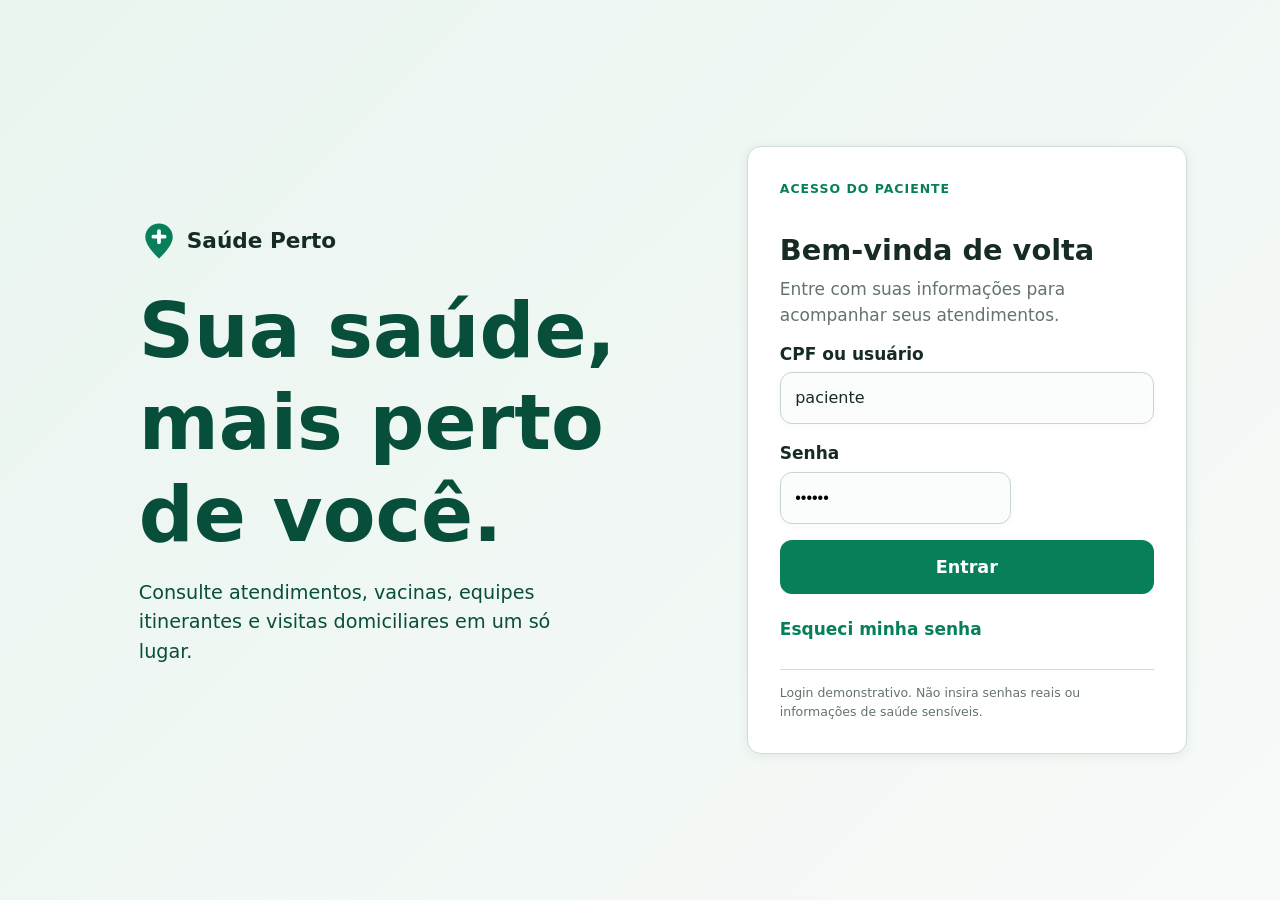
<file: index.html>
<!DOCTYPE html>
<html lang="pt-BR">
<head>
<meta charset="UTF-8">
<meta name="viewport" content="width=device-width, initial-scale=1">
<title>Início — Saúde Perto</title>
<meta name="description" content="Saúde Perto: a saúde pública mais próxima de quem precisa.">
<link rel="stylesheet" href="css/style.css">
<script src="js/storage.js" defer></script>
<script src="js/home.js" defer></script>
</head>
<body>
<a class="pular" href="#conteudo">Pular para o conteúdo</a>
<header class="topo no-print">
  <div class="topo-in">
    <a class="marca" href="index.html" aria-label="Saúde Perto, página inicial">
      <svg viewBox="0 0 32 32" width="34" height="34" aria-hidden="true"><path d="M16 2C9.9 2 5 6.8 5 12.8 5 20.5 16 30 16 30s11-9.500 11-17.200C27 6.800 22.100 2 16 2z" fill="#087F5B"/><path d="M16 8v9M11.500 12.500h9" stroke="#fff" stroke-width="3" stroke-linecap="round"/></svg>
      <span>Saúde Perto</span>
    </a>
    <button id="btn-menu" class="btn-menu" type="button" aria-expanded="false" aria-controls="menu">Menu</button>
    <nav id="menu" class="menu" aria-label="Principal">
      <a href="index.html" aria-current="page">Início</a>
      <a href="pages/agendar.html">Agendamentos</a>
      <a href="pages/vacinas.html">Vacinas</a>
      <a href="pages/radar.html">Radar de Unidades</a>
      <a href="pages/emergencia.html">Emergência</a>
      <a href="pages/domiciliar.html">Atendimento Domiciliar</a>
      <a href="pages/conta.html">Minha Conta</a>
      <button id="btn-sair" class="menu-sair" type="button">Sair</button>
    </nav>
    <button id="btn-modo" class="btn-modo" type="button" aria-pressed="false">Modo Conexão Fraca</button>
    <div class="usuario"><span class="avatar" aria-hidden="true">MO</span><span class="usuario-nome">Maria Oliveira<small>Usuária demonstrativa</small></span></div>
  </div>
</header>
<main id="conteudo" class="container">
  <section class="hero" aria-labelledby="t-hero">
    <div class="hero-texto">
      <p class="selo">Saúde pública mais próxima de quem precisa</p>
      <h1 id="t-hero">Cuide da sua saúde sem precisar perder viagem.</h1>
      <p class="sub">Organize seus atendimentos, acompanhe suas vacinas e saiba quando procurar sua unidade de saúde. Tudo em um só lugar.</p>
      <div class="acoes">
        <a class="btn btn-claro" href="pages/agendar.html">Agendar atendimento</a>
        <a class="btn btn-contorno" href="pages/vacinas.html">Consultar minhas vacinas</a>
      </div>
    </div>
    <svg class="hero-arte" viewBox="0 0 360 280" role="img" aria-label="Ilustração de uma comunidade rural conectada a uma unidade de saúde por uma estrada">
      <circle cx="285" cy="52" r="26" fill="#F4B740"/>
      <path d="M0 200 Q70 130 150 185 T360 150 V280 H0z" fill="#12A878"/>
      <path d="M0 230 Q110 170 220 220 T360 200 V280 H0z" fill="#0A6B50"/>
      <path d="M60 280 C110 235 170 245 205 205 S250 160 262 130" fill="none" stroke="#E8F5EF" stroke-width="12" stroke-linecap="round" stroke-dasharray="2 20"/>
      <g fill="#E8F5EF"><path d="M28 205h38v28H28z"/><path d="M22 207l25-20 25 20z" fill="#F4B740"/><path d="M80 225h30v22H80z"/><path d="M75 227l20-16 20 16z" fill="#F4B740"/></g>
      <g><rect x="238" y="95" width="60" height="42" rx="4" fill="#fff"/><path d="M268 102v28M254 116h28" stroke="#D94848" stroke-width="7" stroke-linecap="round"/></g>
      <path d="M268 40c-11 0-20 8.500-20 19 0 14 20 32 20 32s20-18 20-32c0-10.500-9-19-20-19z" fill="#fff"/><circle cx="268" cy="59" r="7" fill="#087F5B"/>
    </svg>
  </section>

  <section id="painel-resumo" aria-labelledby="t-resumo">
    <h2 id="t-resumo">Seu painel de acompanhamento</h2>
    <div class="grid-4">
      <article class="card"><h3>Próximo atendimento</h3><div id="card-atendimento"></div></article>
      <article class="card"><h3>Situação vacinal</h3><div id="card-vacinal"></div></article>
      <article class="card"><h3>Campanhas disponíveis</h3><div id="card-campanhas"></div></article>
      <article class="card"><h3>Distância da unidade</h3><div id="card-distancia"></div></article>
      <article class="card"><h3>Emergência online</h3><div id="card-emergencia"></div></article>
      <article class="card"><h3>Próxima visita domiciliar</h3><div id="card-domiciliar"></div></article>
    </div>
    <article class="card unidade-home" aria-labelledby="t-unidade-home">
      <div>
        <p class="tipo-unidade">Próxima unidade móvel na sua região</p>
        <h3 id="t-unidade-home">Radar itinerante</h3>
        <div id="card-unidade-movel"></div>
      </div>
      <a class="btn" href="pages/radar.html">Ver rota</a>
    </article>
  </section>

  <section aria-labelledby="t-alertas">
    <h2 id="t-alertas">Avisos para você</h2>
    <ul id="lista-alertas" class="alertas"></ul>
  </section>

  <section aria-labelledby="t-solucao">
    <h2 id="t-solucao">Como o Saúde Perto ajuda</h2>
    <div class="grid-3">
      <article class="card beneficio">
        <svg viewBox="0 0 24 24" width="32" height="32" fill="none" stroke="#087F5B" stroke-width="2" stroke-linecap="round" stroke-linejoin="round" aria-hidden="true"><rect x="3" y="5" width="18" height="16" rx="3"/><path d="M8 3v4M16 3v4M3 10h18"/></svg>
        <h3>Planejamento de atendimento</h3><p>Organize sua ida à unidade e saiba o que levar antes de sair de casa.</p>
      </article>
      <article class="card beneficio">
        <svg viewBox="0 0 24 24" width="32" height="32" fill="none" stroke="#087F5B" stroke-width="2" stroke-linecap="round" stroke-linejoin="round" aria-hidden="true"><path d="M12 3l8 3v6c0 5-3.500 8-8 9-4.500-1-8-4-8-9V6z"/><path d="M8.500 12l2.500 2.500 5-5"/></svg>
        <h3>Prevenção</h3><p>Acompanhe suas vacinas, reforços e campanhas disponíveis.</p>
      </article>
      <article class="card beneficio">
        <svg viewBox="0 0 24 24" width="32" height="32" fill="none" stroke="#087F5B" stroke-width="2" stroke-linecap="round" stroke-linejoin="round" aria-hidden="true"><path d="M2 9a15 15 0 0 1 20 0M5.500 12.500a10 10 0 0 1 13 0M9 16a5 5 0 0 1 6 0"/><circle cx="12" cy="19.500" r="1"/></svg>
        <h3>Acesso facilitado</h3><p>Consulte informações salvas neste aparelho mesmo em conexão limitada.</p>
      </article>
    </div>
  </section>
</main>
<footer class="rodape no-print">
  <p>Saúde Perto é um protótipo acadêmico (Global Solution 2026/2 · FIAP). Todos os dados são fictícios. Não há integração com o SUS e nenhum agendamento é confirmação real de unidade de saúde.</p>
</footer>
</body>
</html>
</file>
<file: css/style.css>
/* Saúde Perto — identidade visual, responsividade, Modo Conexão Fraca e impressão */
:root{--v:#087F5B;--v2:#12A878;--vc:#E8F5EF;--fundo:#F5F8F7;--branco:#fff;--txt:#172B25;--txt2:#64736D;--am:#F4B740;--verm:#D94848;--borda:#CFDDD6;--raio:14px;--sombra:0 2px 12px rgba(23,43,37,.08)}
*,*::before,*::after{box-sizing:border-box}
html{scroll-behavior:smooth}
body{margin:0;font:17px/1.55 "Segoe UI",system-ui,-apple-system,Roboto,Arial,sans-serif;color:var(--txt);background:var(--fundo)}
h1,h2,h3{line-height:1.2;margin:0 0 .5rem}
h1{font-size:clamp(1.7rem,4vw,2.3rem)}h2{font-size:1.45rem;margin-top:2.2rem}h3{font-size:1.1rem}
p{margin:0 0 .75rem}
a{color:var(--v)}
:focus-visible{outline:3px solid #1B5FD6;outline-offset:3px;border-radius:4px}
.container{max-width:1120px;margin:0 auto;padding:1.5rem 20px 3rem}
.pular{position:absolute;left:-999px;top:0;background:var(--txt);color:#fff;padding:.7rem 1rem;z-index:50}
.pular:focus{left:0}
.no-print{}
.vazio{color:var(--txt2);margin-bottom:.9rem}

/* Cabeçalho */
.topo{background:var(--branco);border-bottom:1px solid var(--borda);position:sticky;top:0;z-index:20}
.topo-in{max-width:1120px;margin:0 auto;padding:.6rem 20px;display:flex;align-items:center;gap:1rem;flex-wrap:wrap}
.marca{display:flex;align-items:center;gap:.5rem;text-decoration:none;color:var(--txt);font-weight:700;font-size:1.25rem}
.menu{display:flex;gap:.25rem;margin-right:auto;margin-left:1rem}
.menu a{padding:.65rem 1rem;border-radius:10px;text-decoration:none;color:var(--txt);font-weight:600}
.menu a:hover{background:var(--vc)}
.menu a[aria-current="page"]{background:var(--v);color:#fff}
.btn-menu{display:none;margin-left:auto}
.btn-modo{border:2px solid var(--v);background:#fff;color:var(--v);border-radius:999px;padding:.55rem 1rem;font:inherit;font-weight:600;cursor:pointer;min-height:44px}
.btn-modo:hover{background:var(--vc)}
.btn-modo.ativo{background:var(--v);color:#fff}
.usuario{display:flex;align-items:center;gap:.6rem}
.avatar{width:40px;height:40px;border-radius:50%;background:var(--vc);color:var(--v);display:grid;place-items:center;font-weight:700}
.usuario-nome{display:flex;flex-direction:column;font-weight:600;line-height:1.2}
.usuario-nome small{font-weight:400;color:var(--txt2)}

/* Botões */
.btn{display:inline-flex;align-items:center;justify-content:center;min-height:46px;padding:.65rem 1.2rem;border-radius:12px;border:2px solid var(--v);background:var(--v);color:#fff;font:inherit;font-weight:600;text-decoration:none;cursor:pointer;transition:background .15s,transform .15s}
.btn:hover{background:#066A4C;border-color:#066A4C}
.btn:active{transform:translateY(1px)}
.btn-sec{background:#fff;color:var(--v)}.btn-sec:hover{background:var(--vc);color:#066A4C}
.btn-perigo{background:#fff;color:#A42525;border-color:#A42525}.btn-perigo:hover{background:#FDE8E8;border-color:#A42525}
.btn-claro{background:#fff;color:#066A4C;border-color:#fff}.btn-claro:hover{background:var(--vc);border-color:var(--vc)}
.btn-contorno{background:transparent;color:#fff;border-color:#fff}.btn-contorno:hover{background:rgba(255,255,255,.16);border-color:#fff}
.btn-grande{width:100%;font-size:1.1rem;min-height:54px}
.acoes{display:flex;flex-wrap:wrap;gap:.75rem;margin-top:1rem}
.link{font-weight:600}

/* Hero */
.hero{display:grid;grid-template-columns:1.2fr .8fr;gap:1.5rem;align-items:center;background:linear-gradient(135deg,#087F5B,#066347);color:#fff;border-radius:22px;padding:2.5rem;animation:entrada .6s ease-out both}
.hero h1{font-size:clamp(1.9rem,4.5vw,2.8rem)}
.selo{display:inline-block;background:rgba(255,255,255,.16);border-radius:999px;padding:.3rem .9rem;font-weight:600;font-size:.95rem}
.sub{font-size:1.15rem;max-width:34rem}
.hero-arte{width:100%;height:auto;max-height:300px}
@keyframes entrada{from{opacity:0;transform:translateY(10px)}to{opacity:1;transform:none}}

/* Cards */
.card{background:var(--branco);border:1px solid var(--borda);border-radius:var(--raio);padding:1.25rem;box-shadow:var(--sombra)}
.grid-4{display:grid;grid-template-columns:repeat(4,1fr);gap:1rem}
.grid-3{display:grid;grid-template-columns:repeat(3,1fr);gap:1rem}
.destaque{font-size:1.9rem;font-weight:700;color:var(--v);line-height:1.15;margin-bottom:.6rem}
.destaque span{display:block;font-size:.95rem;font-weight:400;color:var(--txt2)}
.dados{margin:0 0 .75rem}
.dados div{display:flex;justify-content:space-between;gap:.75rem;padding:.35rem 0;border-bottom:1px dashed var(--borda)}
.dados dt{color:var(--txt2)}.dados dd{margin:0;font-weight:600;text-align:right}
.barra{height:10px;background:var(--vc);border-radius:999px;overflow:hidden;margin-bottom:.75rem;border:1px solid var(--borda)}
.barra span{display:block;height:100%;background:var(--v)}
.aviso-mini{font-size:.9rem;color:var(--txt2)}
.beneficio svg{margin-bottom:.5rem}
.faixa{background:#FFF6DD;border:1px solid var(--am);border-radius:10px;padding:.75rem 1rem}

/* Selos de status: nunca dependem só da cor (ícone + texto) */
.badge{display:inline-block;padding:.2rem .7rem;border-radius:999px;font-size:.88rem;font-weight:700;border:1.5px solid;white-space:nowrap}
.b-verde{background:#E8F5EF;color:#05583F;border-color:#087F5B}
.b-amarelo{background:#FFF3D6;color:#6B4A00;border-color:#C48A00}
.b-vermelho{background:#FDE8E8;color:#8F1D1D;border-color:#D94848}
.b-cinza{background:#EFF2F1;color:#52615B;border-color:#98A59F}

/* Alertas */
.alertas{list-style:none;margin:0;padding:0;display:grid;gap:.6rem}
.alerta{display:flex;flex-wrap:wrap;align-items:center;gap:.6rem 1rem;background:#fff;border:1px solid var(--borda);border-left:6px solid var(--v);border-radius:12px;padding:.8rem 1rem}
.alerta.n-amarelo{border-left-color:var(--am)}.alerta.n-vermelho{border-left-color:var(--verm)}
.alerta-texto{flex:1 1 280px}

.btn-secundario{box-shadow:none}
.cancelamento-sucesso{background:#EEF2F1;border-left:5px solid #98A59F;border-radius:8px;padding:.75rem 1rem;font-weight:700;color:#52615B}
.aviso-cancelamento{background:#FFF6DD;border:1px solid #E2B85A;border-radius:10px;padding:.75rem 1rem;color:#6B4A00;font-weight:700}
.modal-confirmacao{position:fixed;inset:0;z-index:100;display:grid;place-items:center;padding:1rem;background:rgba(23,43,37,.46);backdrop-filter:blur(3px)}
.modal-confirmacao[hidden]{display:none}
.modal-confirmacao-card{width:min(100%,460px);border-radius:16px;padding:1.25rem;box-shadow:0 18px 48px rgba(23,43,37,.22)}
.modal-confirmacao-card h2{margin-top:0}
.modal-acoes{justify-content:flex-end}

/* Listas de cards (vacinas, campanhas, histórico) */
.lista-cards{display:grid;grid-template-columns:repeat(auto-fill,minmax(300px,1fr));gap:1rem}
.lista-cards .card{border-top:5px solid var(--v)}
.lista-cards .card.n-amarelo{border-top-color:var(--am)}.lista-cards .card.n-vermelho{border-top-color:var(--verm)}
.lista-cards header{display:flex;justify-content:space-between;align-items:flex-start;gap:.5rem;margin-bottom:.6rem;flex-wrap:wrap}
.lista-cards header h3{margin:0}
.filtros{display:flex;flex-wrap:wrap;gap:.6rem;margin-bottom:1rem}
.filtro{min-height:44px;padding:.5rem 1.1rem;border-radius:999px;border:2px solid var(--v);background:#fff;color:var(--v);font:inherit;font-weight:600;cursor:pointer}
.filtro span{background:var(--vc);border-radius:999px;padding:0 .5rem;margin-left:.25rem}
.filtro[aria-pressed="true"]{background:var(--v);color:#fff}
.filtro[aria-pressed="true"] span{background:rgba(255,255,255,.25);color:#fff}

/* Formulário */
.intro{max-width:46rem;color:var(--txt2)}
.duas-colunas{display:grid;grid-template-columns:1.4fr 1fr;gap:1.25rem;align-items:start}
.plano{position:sticky;top:90px}
.plano h2{margin-top:0;font-size:1.2rem}
.rota{font-size:1.15rem;font-weight:700;color:var(--v)}
fieldset{border:0;border-bottom:1px solid var(--borda);margin:0 0 1.2rem;padding:0 0 .5rem}
fieldset:last-of-type{border-bottom:0}
legend{font-weight:700;font-size:1.15rem;padding:0;margin-bottom:.8rem;display:flex;align-items:center;gap:.6rem}
.num{width:30px;height:30px;border-radius:50%;background:var(--v);color:#fff;display:inline-grid;place-items:center;font-size:.95rem}
.campo{margin-bottom:1rem}
.campo label,.rotulo{display:block;font-weight:600;margin-bottom:.35rem}
input[type=text],input[type=date],select,textarea{width:100%;min-height:48px;padding:.6rem .8rem;font:inherit;color:var(--txt);background:#fff;border:2px solid #7F988D;border-radius:10px}
input[readonly]{background:var(--vc)}
[aria-invalid="true"]{border-color:#B42318;background:#FFF5F5}
.login-card input[type="text"],
.login-card input[type="password"],
.form input,
.form input[type="password"],
.form input[type="tel"],
.form input[type="date"],
.form select,
.form textarea{
  min-height:52px;
  padding:.75rem .9rem;
  border:1.5px solid #C7D7D0;
  border-radius:12px;
  background:#FBFCFC;
  box-shadow:0 2px 7px rgba(23,43,37,.035);
  transition:border-color .18s ease,box-shadow .18s ease,background .18s ease;
}
.login-card input[type="text"],
.login-card input[type="password"]{font-size:1rem}
.form textarea{min-height:112px;line-height:1.45;resize:vertical}
.login-card input:hover,
.form input:hover,
.form select:hover,
.form textarea:hover{border-color:#91AAA0}
.login-card input:focus,
.form input:focus,
.form select:focus,
.form textarea:focus{
  border-color:var(--v);
  background:#fff;
  box-shadow:0 0 0 4px rgba(18,168,120,.12);
  outline:none;
}
.login-card input[aria-invalid="true"],
.form input[aria-invalid="true"],
.form select[aria-invalid="true"],
.form textarea[aria-invalid="true"]{
  border-color:#B42318;
  background:#FFF7F7;
  box-shadow:0 0 0 4px rgba(212,72,72,.09);
}
.login-card input::placeholder,
.form input::placeholder,
.form textarea::placeholder{color:#8A9A93;opacity:1}
.login-card input:disabled,
.form input:disabled,
.form select:disabled,
.form textarea:disabled{background:#EEF2F0;color:#69766F;cursor:not-allowed}
.erro{color:#B42318;font-weight:600;margin:.3rem 0 0;min-height:0}
.opcoes{display:flex;flex-wrap:wrap;gap:.6rem}
.opcao{display:flex!important;align-items:center;gap:.5rem;border:2px solid #7F988D;border-radius:10px;padding:.6rem 1rem;margin:0!important;font-weight:600;cursor:pointer;min-height:48px}
.opcao:has(input:checked){border-color:var(--v);background:var(--vc)}
.opcao input{width:20px;height:20px;accent-color:var(--v)}

/* Comprovante */
.print-area{margin-top:1.5rem}
.comprovante{background:#fff;border:3px solid var(--txt);border-radius:16px;overflow:hidden;max-width:640px}
.comp-topo{background:var(--txt);color:#fff;padding:1rem 1.25rem}
.comp-topo p{margin:0;font-size:.95rem}.comp-topo strong{font-size:1.7rem;letter-spacing:.04em}
.comp-dados{margin:0;padding:.5rem 1.25rem}
.comp-dados div{display:flex;justify-content:space-between;gap:1rem;padding:.5rem 0;border-bottom:1px solid #C9D6D0}
.comp-dados dt{color:#3F4F49}.comp-dados dd{margin:0;font-weight:700;text-align:right}
.comp-orient{padding:.5rem 1.25rem}
.comp-orient ul{margin:0;padding-left:1.2rem}
.comp-aviso{margin:0;padding:.8rem 1.25rem;background:#FFF6DD;border-top:2px solid var(--txt);font-weight:600}
#copia-manual{margin-top:1rem;max-width:640px}

/* Toast e rodapé */
.toast{position:fixed;left:50%;bottom:20px;transform:translate(-50%,20px);background:var(--txt);color:#fff;padding:.9rem 1.2rem;border-radius:12px;max-width:min(92vw,560px);opacity:0;pointer-events:none;transition:opacity .25s,transform .25s;z-index:60}
.toast.visivel{opacity:1;transform:translate(-50%,0)}
.rodape{border-top:1px solid var(--borda);background:#fff;padding:1.2rem 20px;text-align:center;color:var(--txt2);font-size:.9rem}
.rodape p{max-width:760px;margin:0 auto}

/* Login e menu lateral */
body.login-body{min-height:100vh;background:linear-gradient(135deg,#EAF5F0,#F7FAF8)}
.login-layout{min-height:100vh;display:grid;grid-template-columns:1.15fr .85fr;align-items:center;gap:3rem;padding:clamp(1.25rem,5vw,4rem)}
.login-apresentacao{max-width:560px;margin-left:auto;color:#074F3A}
.login-apresentacao h1{font-size:clamp(2.4rem,6vw,5rem);margin:1.5rem 0 1rem}
.login-apresentacao p{font-size:1.2rem;max-width:430px}
.marca-login{font-size:1.35rem}
.login-card{width:min(100%,440px);padding:2rem}
.login-selo{color:var(--v);font-weight:800;text-transform:uppercase;font-size:.78rem;letter-spacing:.08em}
.login-card h2{font-size:1.8rem}
.link-botao{border:0;background:transparent;color:var(--v);font:inherit;font-weight:700;margin-top:.9rem;padding:.45rem 0;cursor:pointer}
.aviso-demo{font-size:.78rem;color:var(--txt2);border-top:1px solid var(--borda);padding-top:.8rem;margin:1.2rem 0 0}
.menu-sair{border:0;background:transparent;color:#8F1D1D;font:inherit;font-weight:700;padding:.65rem 1rem;border-radius:10px;cursor:pointer;text-align:left}
.menu-sair:hover{background:#FDE8E8}
.alerta-critico{display:grid;grid-template-columns:1fr auto;gap:.4rem 1rem;align-items:center;background:#FDE8E8;border:2px solid var(--verm);border-radius:14px;padding:1rem;margin-bottom:1rem;color:#711818}
.alerta-critico strong{grid-column:1}.alerta-critico span{grid-column:1}.alerta-critico .btn{grid-row:1/3;grid-column:2}
.protocolo-emergencia{display:flex;flex-direction:column;background:var(--vc);border-radius:12px;padding:1rem;margin:.7rem 0}
.protocolo-emergencia strong{font-size:1.5rem;color:var(--v)}
.orientacoes-emergencia{background:#FFF6DD;border-left:5px solid var(--am);padding:.8rem 1rem;border-radius:8px;margin:.8rem 0}
.orientacoes-emergencia ul{margin:.4rem 0 0;padding-left:1.2rem}
.visita-principal{display:grid;grid-template-columns:120px 1fr;gap:1.2rem;border-left:6px solid var(--v)}
.visita-data{display:flex;flex-direction:column;align-items:center;justify-content:center;min-height:130px;border-radius:12px;background:var(--vc);color:var(--v)}
.visita-data span{font-size:2.8rem;font-weight:800;line-height:1}.visita-data small{font-weight:700}
.visita-cabecalho{display:flex;justify-content:space-between;align-items:flex-start;gap:.8rem}
.visita-cabecalho h3{margin:.2rem 0}
.observacao{background:var(--fundo);padding:.75rem;border-radius:8px}
.conta-card{display:flex;align-items:center;gap:1rem}.avatar-grande{width:72px;height:72px;font-size:1.3rem}

@media (min-width:981px){
  body:not(.login-body) .topo{position:fixed;inset:0 auto 0 0;width:250px;border-right:1px solid var(--borda);border-bottom:0}
  body:not(.login-body) .topo-in{height:100%;max-width:none;margin:0;padding:1.25rem .8rem;display:flex;flex-direction:column;align-items:stretch;gap:.5rem;overflow-y:auto}
  body:not(.login-body) .marca{padding:.2rem .5rem}
  body:not(.login-body) .menu{display:flex;flex-direction:column;width:100%;margin:.8rem 0 auto}
  body:not(.login-body) .menu a{padding:.72rem .8rem}
  body:not(.login-body) .btn-modo{width:100%;margin-top:.5rem}
  body:not(.login-body) .usuario{display:none}
  body:not(.login-body) .container,body:not(.login-body) .rodape{margin-left:250px}
  body:not(.login-body) .container{max-width:none;width:auto;padding:2rem clamp(1.5rem,4vw,4rem)}
  body:not(.login-body) .rodape{padding-left:250px}
}

/* Responsividade */
@media (max-width:980px){.grid-4{grid-template-columns:repeat(2,1fr)}.duas-colunas{grid-template-columns:1fr}.plano{position:static}}
.mobile-nav{display:none}
@media (max-width:720px){
  body{font-size:15px;padding-bottom:0}
  body,main,.container,.radar-pagina,.radar-layout{max-width:100%;overflow-x:hidden}
  .container{padding:.85rem 12px 2rem}
  h1{font-size:1.65rem}
  h2{font-size:1.25rem;margin-top:1.35rem}
  h3{font-size:1rem}
  .topo-in{position:relative;padding:.45rem 12px;gap:2px;flex-wrap:nowrap}
  .marca{font-size:1.05rem}
  .marca svg{width:30px;height:30px}
  .hero{grid-template-columns:1fr;padding:1.25rem;border-radius:16px}
  .hero h1{font-size:1.7rem}
  .hero .sub{font-size:.98rem;line-height:1.45}
  .hero-arte{display:none}
  .selo{font-size:.78rem}
  .grid-4{grid-template-columns:repeat(2,minmax(0,1fr));gap:.65rem}
  .grid-3{grid-template-columns:1fr;gap:.65rem}
  .card{padding:.9rem;border-radius:12px}
  .grid-4 .card h3{font-size:.92rem}
  .destaque{font-size:1.45rem}
  .marca{margin-right:auto}
  .usuario{order:2;gap:0}
  .usuario .avatar{width:36px;height:36px;font-size:.82rem}
  .btn-menu{display:inline-flex;order:3;align-items:center;justify-content:center;min-height:42px;width:42px;padding:.45rem;border:1.5px solid var(--borda);background:#fff;color:var(--txt);border-radius:10px;font-size:0;margin-left:2px}
  .btn-menu::before{content:"";width:19px;height:14px;background:linear-gradient(to bottom,var(--txt) 0 2px,transparent 2px 6px,var(--txt) 6px 8px,transparent 8px 12px,var(--txt) 12px 14px)}
  .btn-menu[aria-expanded="true"]::before{background:linear-gradient(45deg,transparent 6px,var(--txt) 6px 8px,transparent 8px),linear-gradient(-45deg,transparent 6px,var(--txt) 6px 8px,transparent 8px)}
  .btn-modo{display:inline-flex;order:4;align-items:center;justify-content:center;width:42px;min-height:42px;padding:.4rem;border-width:1.5px;border-radius:10px;font-size:0;margin-left:-2px}
  .btn-modo .modo-texto{display:none}
  .menu{display:none;position:absolute;left:12px;right:12px;top:58px;flex-direction:column;width:auto;order:4;margin:0;padding:.45rem;background:#fff;border:1px solid var(--borda);border-radius:14px;box-shadow:0 14px 32px rgba(23,43,37,.14);z-index:30}
  .menu.aberto{display:flex}
  .menu a,.menu-sair{min-height:44px;padding:.65rem .8rem;border:0;border-radius:8px}
  .menu a.menu-emergencia{margin:.25rem 0 0;background:#FFF1F1;color:#A42525;border-left:4px solid #D94848;font-weight:800}
  .usuario-nome{display:none}
  .acoes{gap:.5rem;margin-top:.75rem}
  .acoes .btn{flex:1 1 100%;min-height:48px}
  .hero .acoes .btn{flex:1 1 auto}
  .lista-cards{grid-template-columns:1fr}
  .dados div{flex-direction:column;gap:0}.dados dd{text-align:left}
  .dados div{padding:.25rem 0}
  .beneficio{padding:.85rem}
  .alerta{align-items:flex-start;padding:.65rem .75rem}
  .alerta-texto{flex-basis:calc(100% - 90px)}
  .filtros{gap:.45rem;overflow-x:auto;flex-wrap:nowrap;padding-bottom:.25rem;scrollbar-width:none}
  .filtros::-webkit-scrollbar{display:none}
  .filtro{flex:0 0 auto;min-height:40px;padding:.42rem .75rem;font-size:.88rem}
  .radar-layout{grid-template-columns:1fr}
  .radar-layout{display:flex!important;flex-direction:column!important;gap:.65rem;width:100%!important}
  .radar-layout>*{width:100%;min-width:0}
  .radar-pagina .radar-layout{display:flex!important;flex-direction:column!important;align-items:stretch!important;width:100%!important}
  .radar-pagina .radar-layout>*{display:block!important;width:100%!important;max-width:none!important;margin-left:0!important;margin-right:0!important}
  .radar-pagina .mapa-card{order:1}
  .radar-pagina .painel-unidade{order:2}
  .radar-cabecalho{padding:.1rem 0 .6rem}
  .radar-cabecalho .intro{font-size:.9rem}
  .painel-unidade{position:static}
  .lista-radar{display:grid!important;grid-template-columns:1fr!important;width:100%!important}
  .radar-filtros{padding:.75rem;border-radius:12px}
  .radar-busca{max-width:none}
  .radar-busca-controle{width:100%}
  .radar-busca-controle input{min-height:46px}
  .mapa-card{padding:.55rem}
  .mapa-radar{height:210px}
  .mapa-titulo{align-items:flex-start;flex-direction:column}
  .mapa-titulo .legenda-radar{display:none}
  .mapa-titulo>div:first-child span{font-size:.78rem}
  .marcador{width:34px;height:34px;border-width:3px;font-size:.72rem}
  .marcador:after{display:none}
  .mapa-comunidades span{display:none}
  .radar-pagina .titulo-lista{margin-top:.35rem}
  .radar-pagina .lista-radar{display:grid!important;grid-template-columns:1fr!important;gap:.75rem!important;width:100%!important}
  .radar-pagina .unidade-card{display:block!important;width:100%!important;max-width:none!important}
  .unidade-home{align-items:flex-start;flex-direction:column}
  .unidade-card header{gap:.35rem}
  .login-layout{grid-template-columns:1fr;gap:1.5rem;padding:1.25rem}
  .login-apresentacao{margin:0;text-align:center}
  .login-apresentacao h1{font-size:2.35rem}
  .login-apresentacao p{margin-inline:auto}
  .login-card{width:100%;margin:0 auto;padding:1.25rem}
  .alerta-critico{grid-template-columns:1fr}
  .alerta-critico span,.alerta-critico strong,.alerta-critico .btn{grid-column:1;grid-row:auto}
  .visita-principal{grid-template-columns:1fr}
  .visita-data{min-height:100px}
  .duas-colunas{gap:.8rem}
  .painel-unidade{padding:.9rem}
  .painel-cabecalho h2{font-size:1.1rem}
  .timeline-item div{font-size:.88rem}
  .modal-confirmacao-card{padding:1rem}
  .modal-acoes .btn{flex:1 1 auto}
  .mobile-nav{display:none!important}
  .rodape{padding:.9rem 12px;margin-bottom:0}
}

@media (max-width:420px){
  .grid-4{grid-template-columns:1fr}
  .grid-4 .card{min-height:0}
  .hero{padding:1rem}
  .hero h1{font-size:1.55rem}
  .hero .acoes .btn{width:100%;flex-basis:100%}
  .mobile-nav a small{font-size:.58rem}
  .mobile-nav a.mobile-emergencia small{font-size:.54rem}
  .painel-cabecalho{flex-direction:column}
  .comp-dados div{flex-direction:column;gap:.15rem}
  .comp-dados dd{text-align:left}
}

/* Modo Conexão Fraca: sem decoração, sem animações, cores sólidas e alto contraste */
body.modo-leve{background:#fff;color:#000}
body.modo-leve *,body.modo-leve *::before,body.modo-leve *::after{animation:none!important;transition:none!important;box-shadow:none!important;text-shadow:none!important;scroll-behavior:auto!important}
body.modo-leve .hero-arte,body.modo-leve .beneficio svg,body.modo-leve .selo{display:none}
body.modo-leve .hero{background:#054A37;border-radius:6px}
body.modo-leve .card,body.modo-leve .comprovante,body.modo-leve .alerta{border:2px solid #000;border-radius:6px}
body.modo-leve .topo{border-bottom:2px solid #000}
body.modo-leve .destaque,body.modo-leve .rota{color:#054A37}
body.modo-leve .dados dt,body.modo-leve .aviso-mini,body.modo-leve .vazio,body.modo-leve .intro,body.modo-leve .rodape{color:#000}
body.modo-leve .btn-modo.ativo{background:#000;border-color:#000}
body.modo-leve .btn{background:#054A37;border-color:#054A37}
body.modo-leve .btn-sec,body.modo-leve .btn-claro,body.modo-leve .btn-perigo{background:#fff}
body.modo-leve .btn-sec{color:#054A37}
body.modo-leve .btn-contorno{background:transparent}
body.modo-leve .toast{background:#000}

/* Radar de Atendimento Itinerante */
.radar-cabecalho{padding:.25rem 0 1rem}
.selo-verde{background:var(--vc);color:#05583F}
.radar-filtros{background:#fff;border:1px solid var(--borda);border-radius:14px;padding:1rem;margin-bottom:1rem}
.radar-busca{display:grid;gap:.35rem;max-width:420px;margin-bottom:.8rem}
.radar-busca>span:first-child{font-weight:700;color:var(--txt);margin-bottom:.15rem}
.radar-busca-controle{position:relative;display:flex;align-items:center;width:min(100%,460px)}
.radar-busca-controle svg{position:absolute;left:.85rem;color:#667A72;pointer-events:none;z-index:1}
.radar-busca-controle input{
  width:100%;
  min-height:50px;
  padding:.75rem 2.8rem .75rem 2.75rem;
  border:1.5px solid #B7CBC2;
  border-radius:12px;
  background:#FBFDFC;
  box-shadow:0 2px 8px rgba(23,43,37,.05);
  font-size:1rem;
  color:var(--txt);
  transition:border-color .18s ease,box-shadow .18s ease,background .18s ease;
}
.radar-busca-controle input::-webkit-search-cancel-button{cursor:pointer;filter:grayscale(1)}
.radar-busca-controle input:hover{border-color:#86A699}
.radar-busca-controle input:focus{
  border-color:var(--v);
  background:#fff;
  box-shadow:0 0 0 4px rgba(18,168,120,.12);
  outline:none;
}
.radar-layout{display:grid;grid-template-columns:minmax(0,1.45fr) minmax(300px,.55fr);gap:1rem;align-items:start}
.mapa-card{padding:.8rem}
.mapa-titulo{display:flex;justify-content:space-between;gap:.75rem;align-items:center;padding:.35rem .35rem .75rem}
.mapa-titulo>div:first-child{display:flex;flex-direction:column}
.mapa-titulo span{color:var(--txt2);font-size:.88rem}
.legenda-radar{display:flex;flex-wrap:wrap;gap:.5rem}
.legenda-radar span{display:flex;align-items:center;gap:.25rem}
.ponto{display:inline-block;width:10px;height:10px;border-radius:50%}
.ponto.verde{background:#087F5B}.ponto.azul{background:#1B5FD6}.ponto.vermelho{background:#D94848}
.mapa-radar{position:relative;height:430px;border-radius:10px;overflow:hidden;background:linear-gradient(145deg,#EDF7F2,#D4EBDF);border:1px solid var(--borda)}
.mapa-base{position:absolute;inset:0;width:100%;height:100%}
.marcador{position:absolute;width:48px;height:48px;transform:translate(-50%,-50%);border:4px solid #fff;border-radius:50%;background:#087F5B;color:#fff;font:700 1rem inherit;cursor:pointer;box-shadow:0 5px 14px rgba(23,43,37,.22);z-index:3}
.marcador span{display:grid;place-items:center;width:100%;height:100%;border-radius:50%}
.marcador-verde{background:#087F5B}.marcador-azul{background:#1B5FD6}.marcador-vermelho{background:#D94848}
.marcador:after{content:"";position:absolute;left:50%;bottom:-9px;width:12px;height:12px;background:inherit;transform:translateX(-50%) rotate(45deg);z-index:-1}
.marcador:hover,.marcador:focus-visible{transform:translate(-50%,-50%) scale(1.08)}
.mapa-comunidades span{position:absolute;transform:translate(-50%,16px);font-size:.78rem;font-weight:700;color:#35574A;background:rgba(255,255,255,.82);padding:.1rem .35rem;border-radius:4px}
.painel-unidade{position:sticky;top:90px;padding:1.1rem}
.painel-cabecalho{display:flex;justify-content:space-between;align-items:flex-start;gap:.5rem;margin-bottom:.7rem}
.painel-cabecalho h2{font-size:1.25rem;margin:.15rem 0 0}
.painel-etiqueta,.tipo-unidade{margin:0;color:var(--txt2);font-size:.82rem;font-weight:700;text-transform:uppercase}
.b-azul{background:#EAF1FF;color:#174FA8;border-color:#1B5FD6}
.detalhe-servicos,.chip-area{margin:.8rem 0}
.detalhe-servicos>div,.chip-area{display:flex;flex-wrap:wrap;gap:.4rem}
.chip{display:inline-block;background:var(--vc);color:#05583F;border:1px solid #ADD2C3;border-radius:999px;padding:.25rem .55rem;font-size:.82rem;font-weight:700}
.timeline{margin:1rem 0;border-left:2px solid var(--borda);padding:.25rem 0 .25rem 1rem}
.timeline-item{position:relative;display:flex;align-items:center;gap:.55rem;padding:.28rem 0}
.timeline-ponto{position:absolute;left:-1.38rem;width:12px;height:12px;border-radius:50%;background:#fff;border:3px solid #7F988D}
.timeline-item.atual .timeline-ponto{background:var(--v);border-color:var(--v)}
.timeline-item div{display:flex;justify-content:space-between;width:100%;gap:.5rem}
.timeline-item small{color:var(--txt2)}
.mensagem-vagas{margin:.75rem 0 0;color:#8F1D1D;font-weight:700;font-size:.9rem}
.btn-desabilitado,.btn-desabilitado:hover{background:#ECEFEE;border-color:#98A59F;color:#69766F;cursor:not-allowed;transform:none}
.titulo-lista{display:flex;align-items:center;justify-content:space-between}
.titulo-lista h2{margin-bottom:1rem}
.titulo-lista span{color:var(--txt2)}
.lista-radar{display:grid;grid-template-columns:repeat(2,minmax(0,1fr));gap:1rem}
.unidade-card header{display:flex;justify-content:space-between;align-items:flex-start;gap:.5rem}
.unidade-card header h3{margin:.15rem 0 .5rem}
.unidade-card.vermelho{border-top:5px solid var(--verm)}
.unidade-card.azul{border-top:5px solid #1B5FD6}
.unidade-card.verde{border-top:5px solid var(--v)}
  .unidade-home{display:flex;justify-content:space-between;align-items:center;gap:1rem;margin-top:1rem}
  .unidade-home h3{margin:.15rem 0}
  .unidade-home dl{margin:.4rem 0 0}
body.modo-leve .radar-filtros,body.modo-leve .mapa-card,body.modo-leve .painel-unidade{border:2px solid #000;border-radius:6px}
body.modo-leve .mapa-radar{background:#fff;border:2px solid #000}
body.modo-leve .mapa-base{display:none}
body.modo-leve .marcador{box-shadow:none;border:2px solid #000}
body.modo-leve .mapa-comunidades{display:none}

@media (prefers-reduced-motion:reduce){*{animation:none!important;transition:none!important;scroll-behavior:auto!important}}

/* Impressão: apenas o comprovante */
@media print{
  body{background:#fff;font-size:12pt}
  .no-print,.topo,.rodape,.toast,.pular{display:none!important}
  main>*:not(.print-area){display:none!important}
  .print-area{display:block!important;margin:0}
  .print-area[hidden]{display:none!important}
  .comprovante{max-width:none;border:2px solid #000;break-inside:avoid}
  .comp-topo{background:#fff!important;color:#000;border-bottom:2px solid #000;-webkit-print-color-adjust:exact;print-color-adjust:exact}
}
</file>
